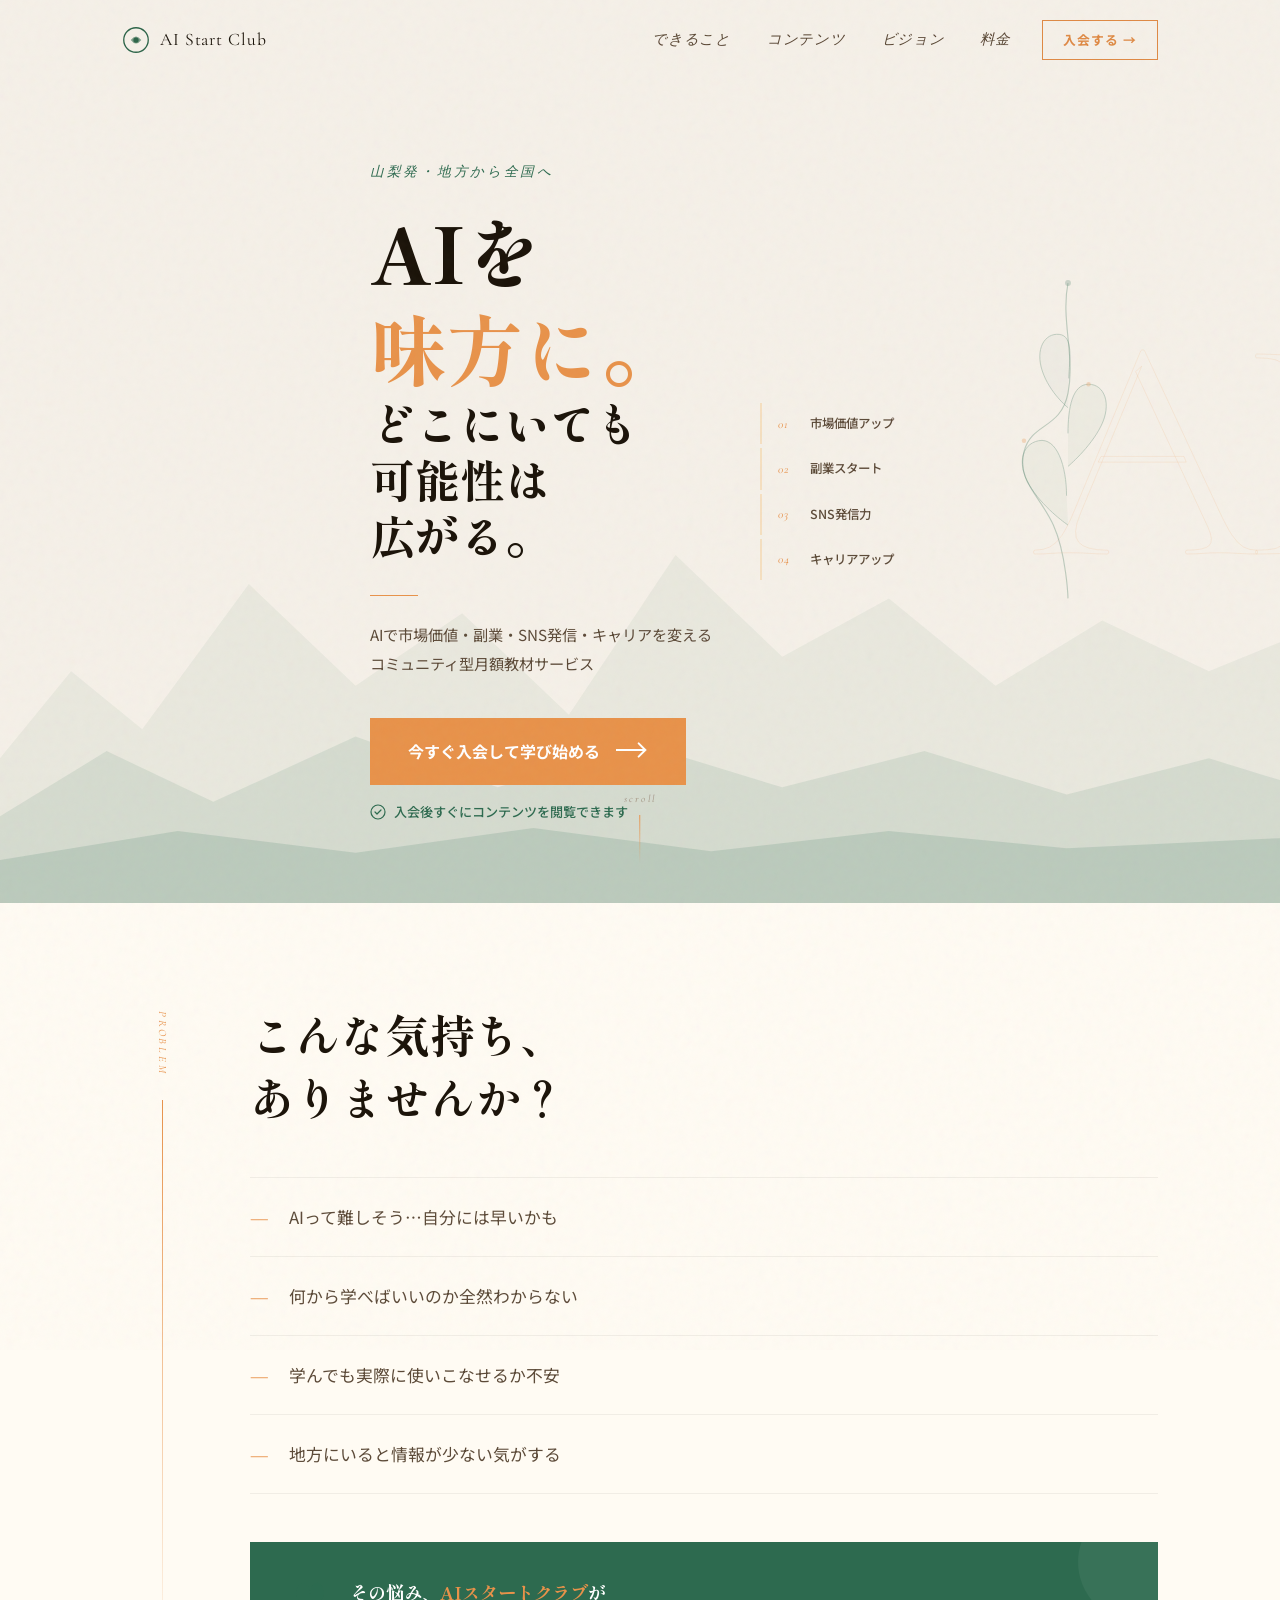
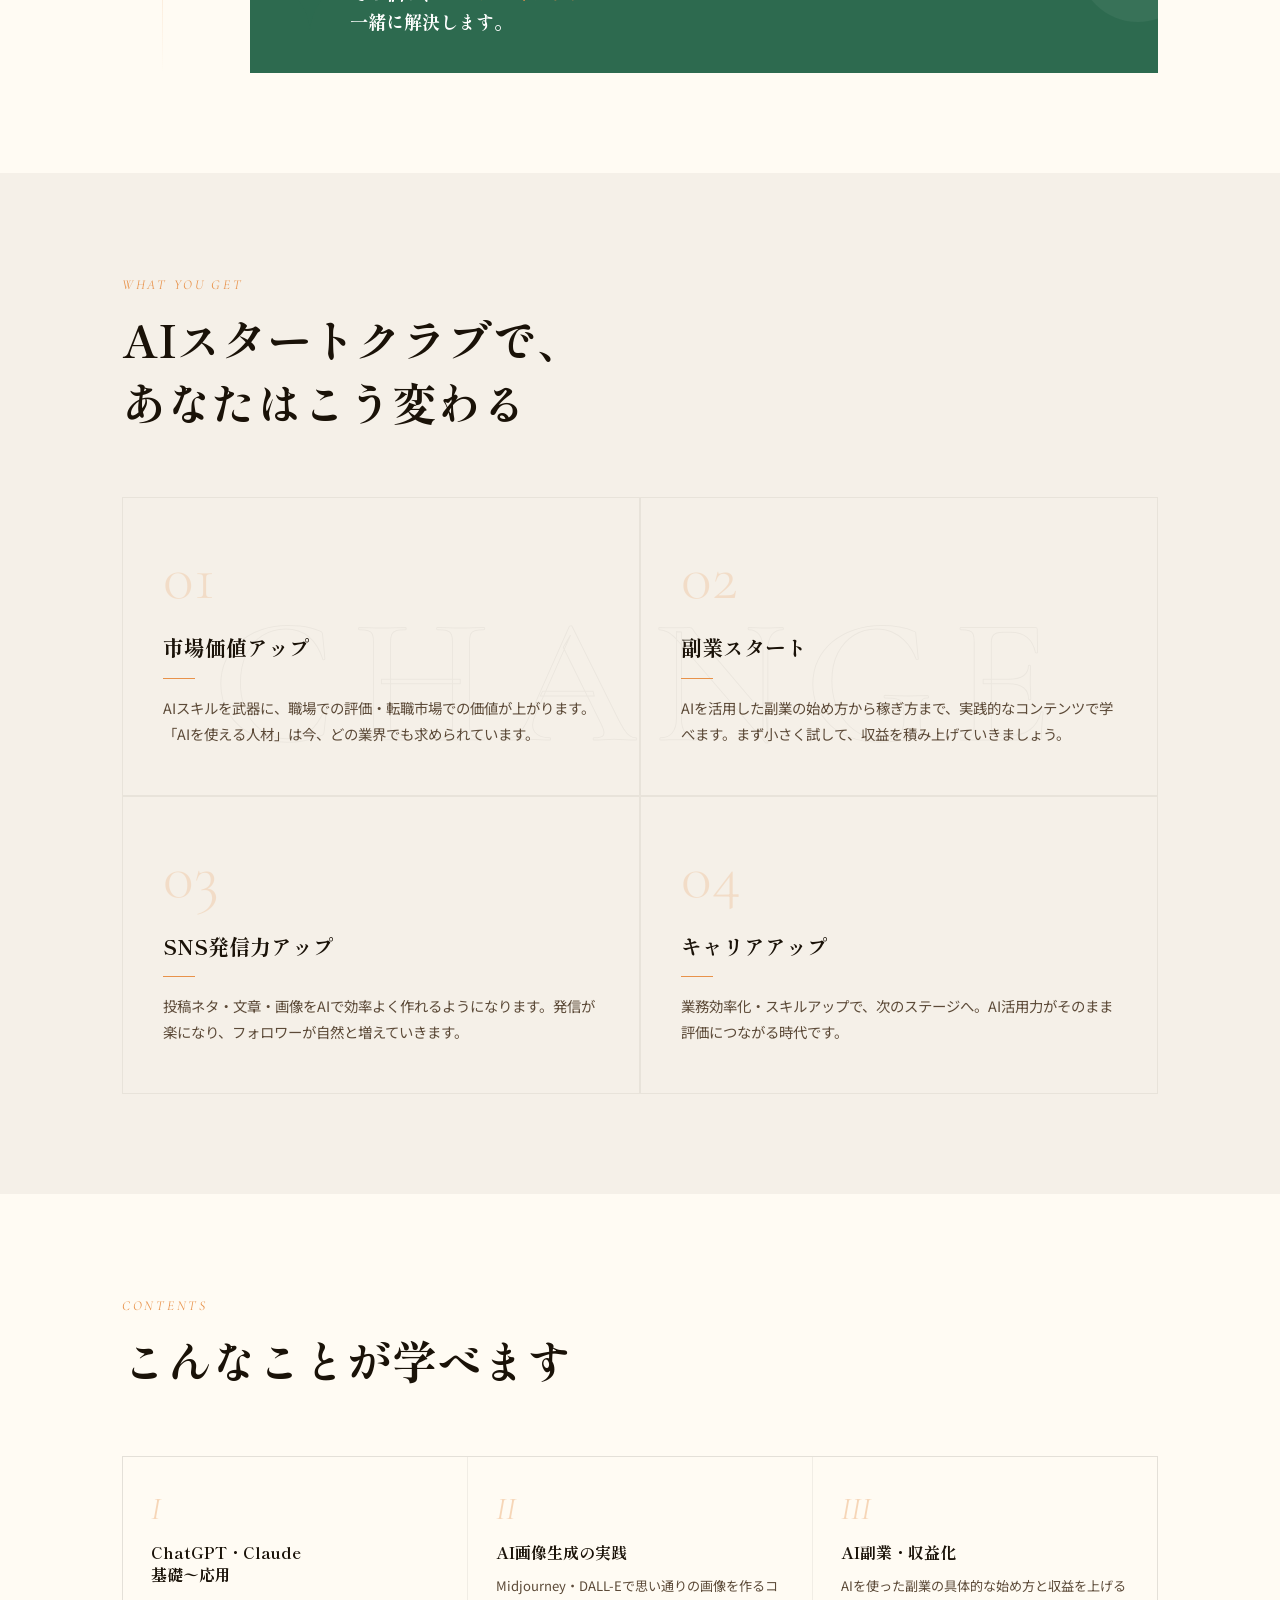
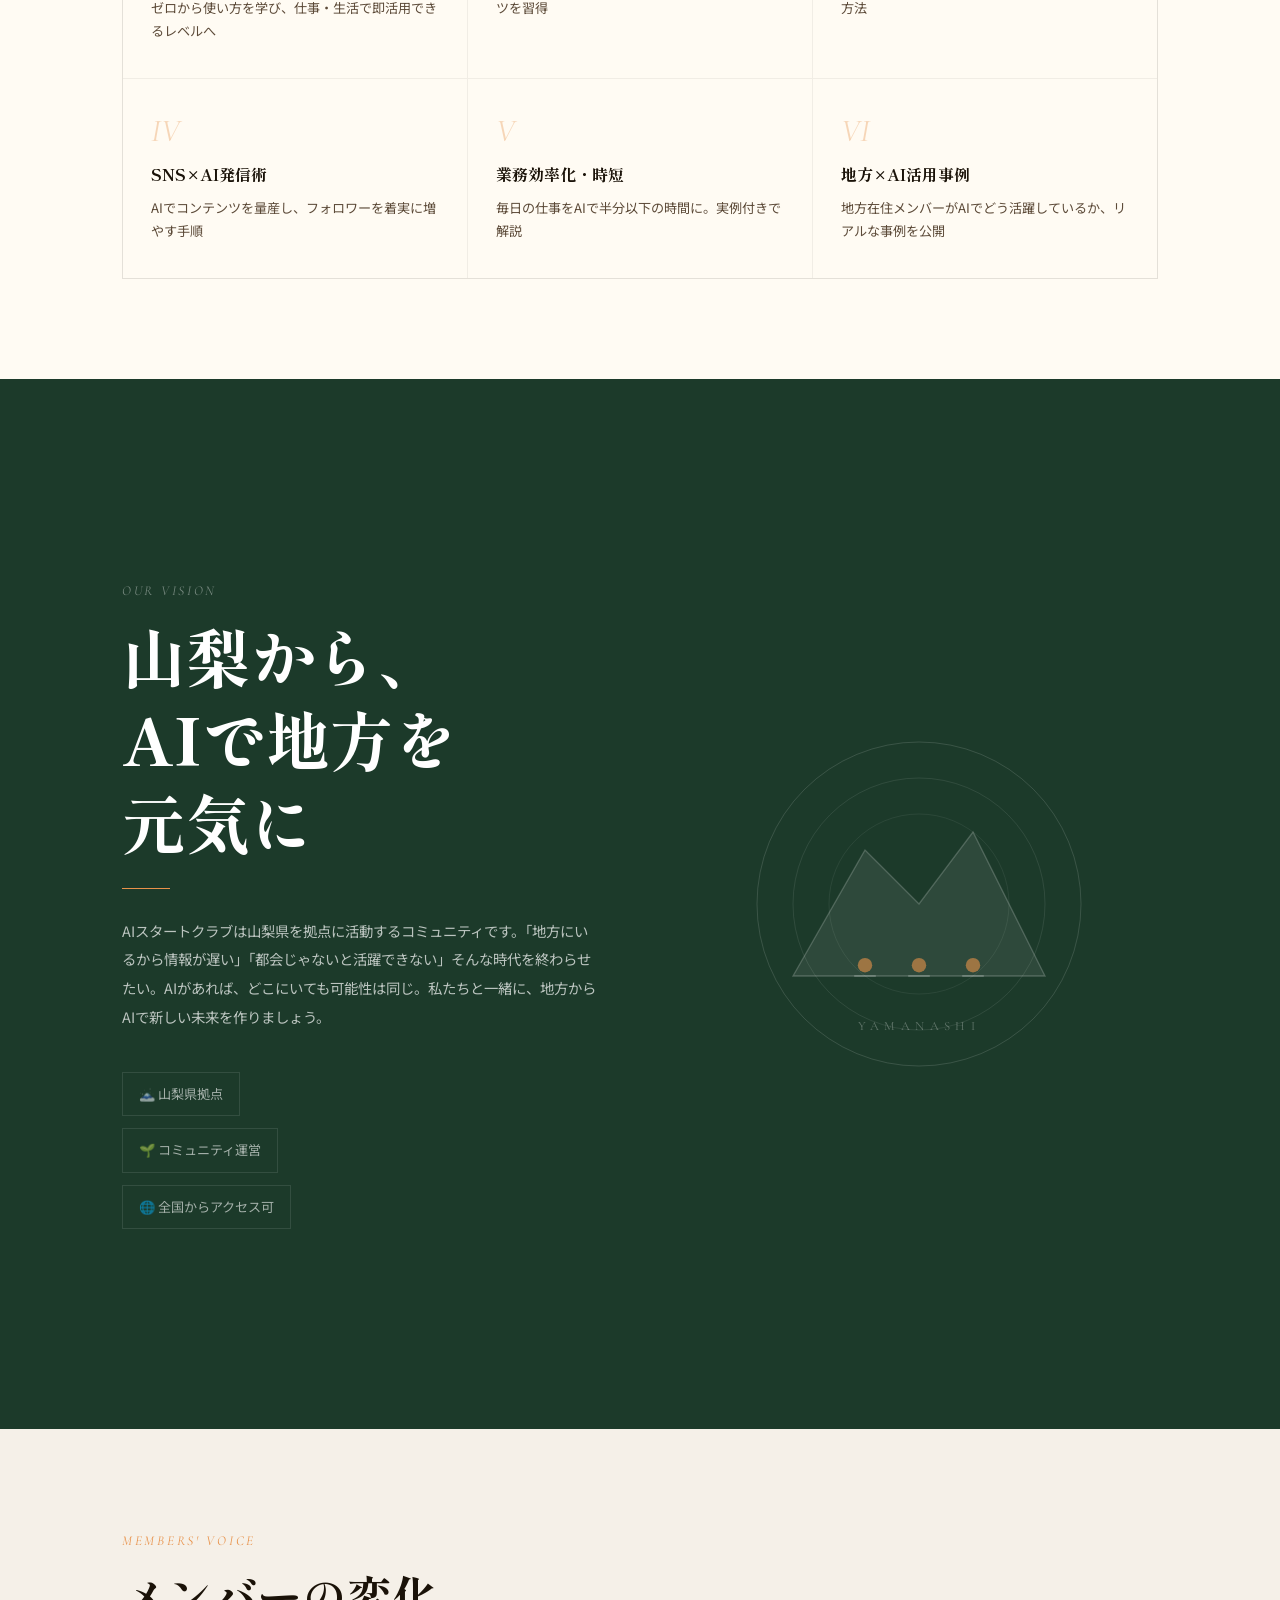
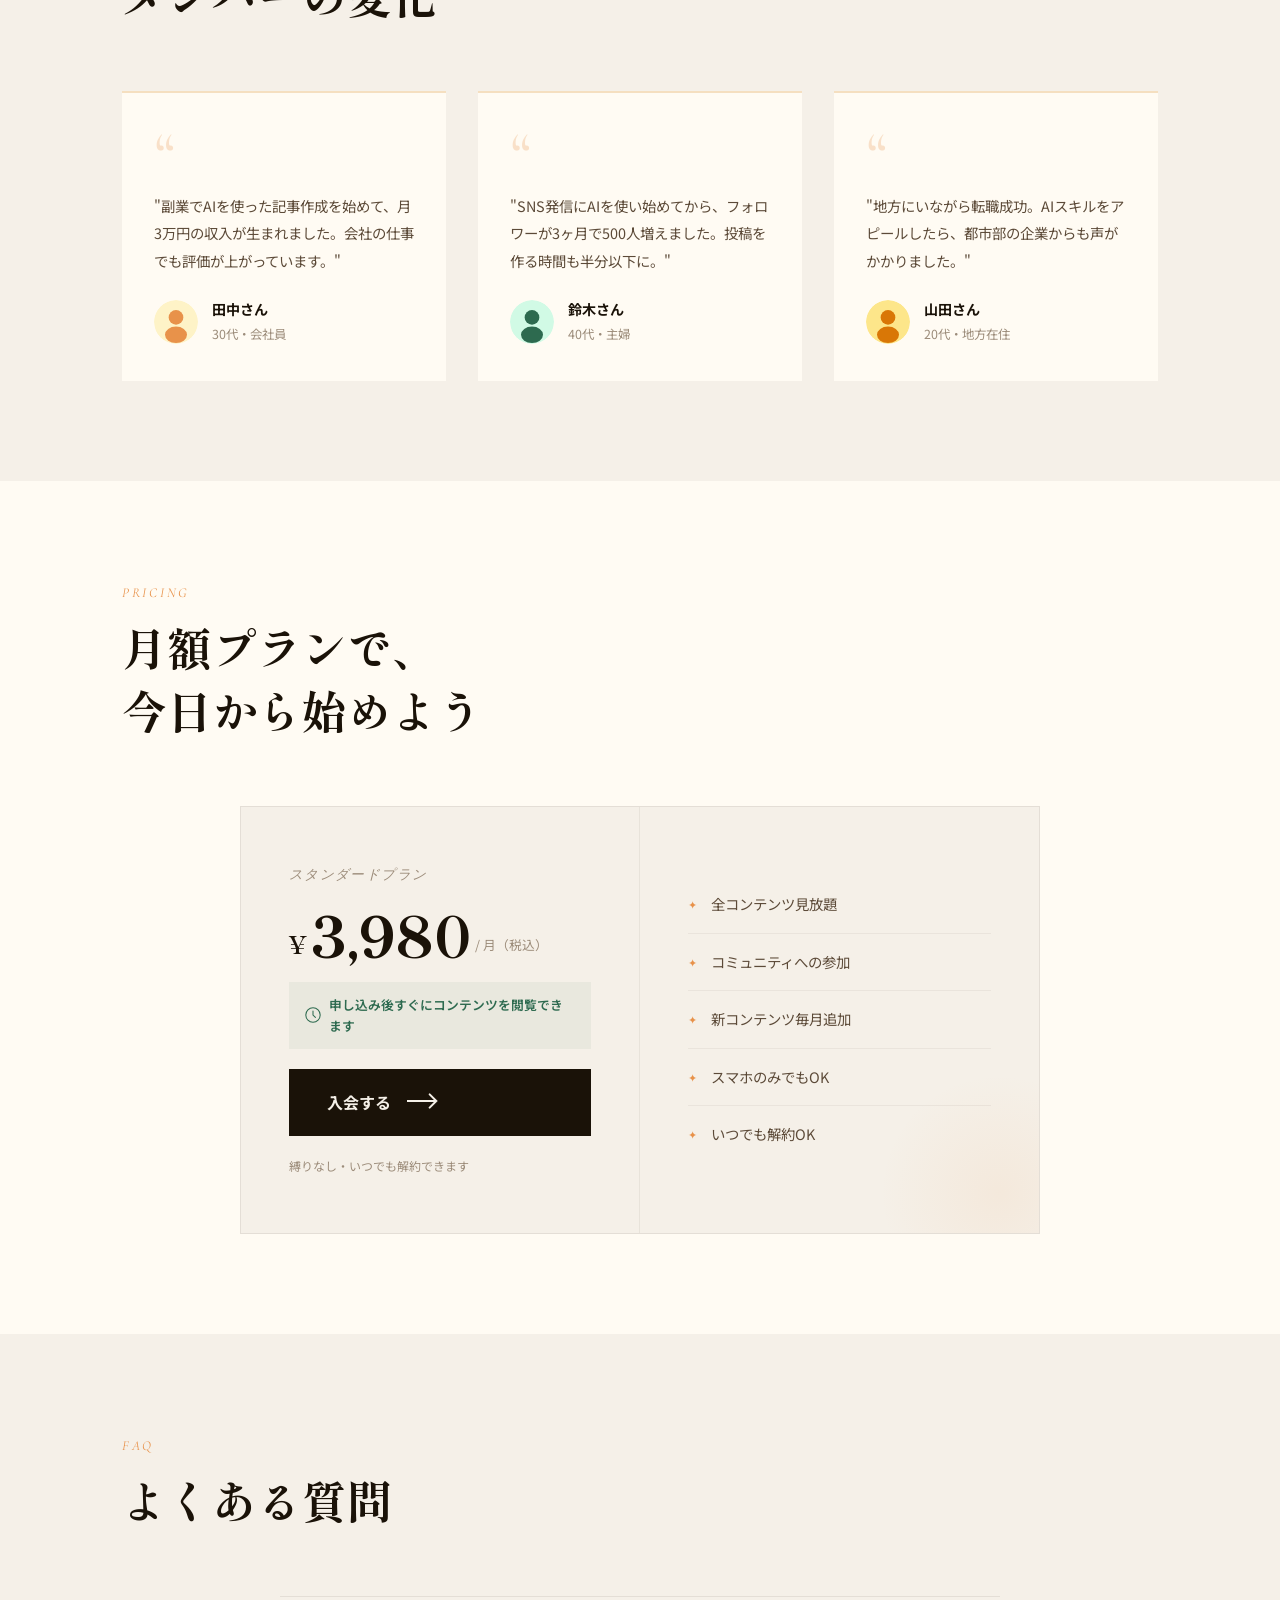
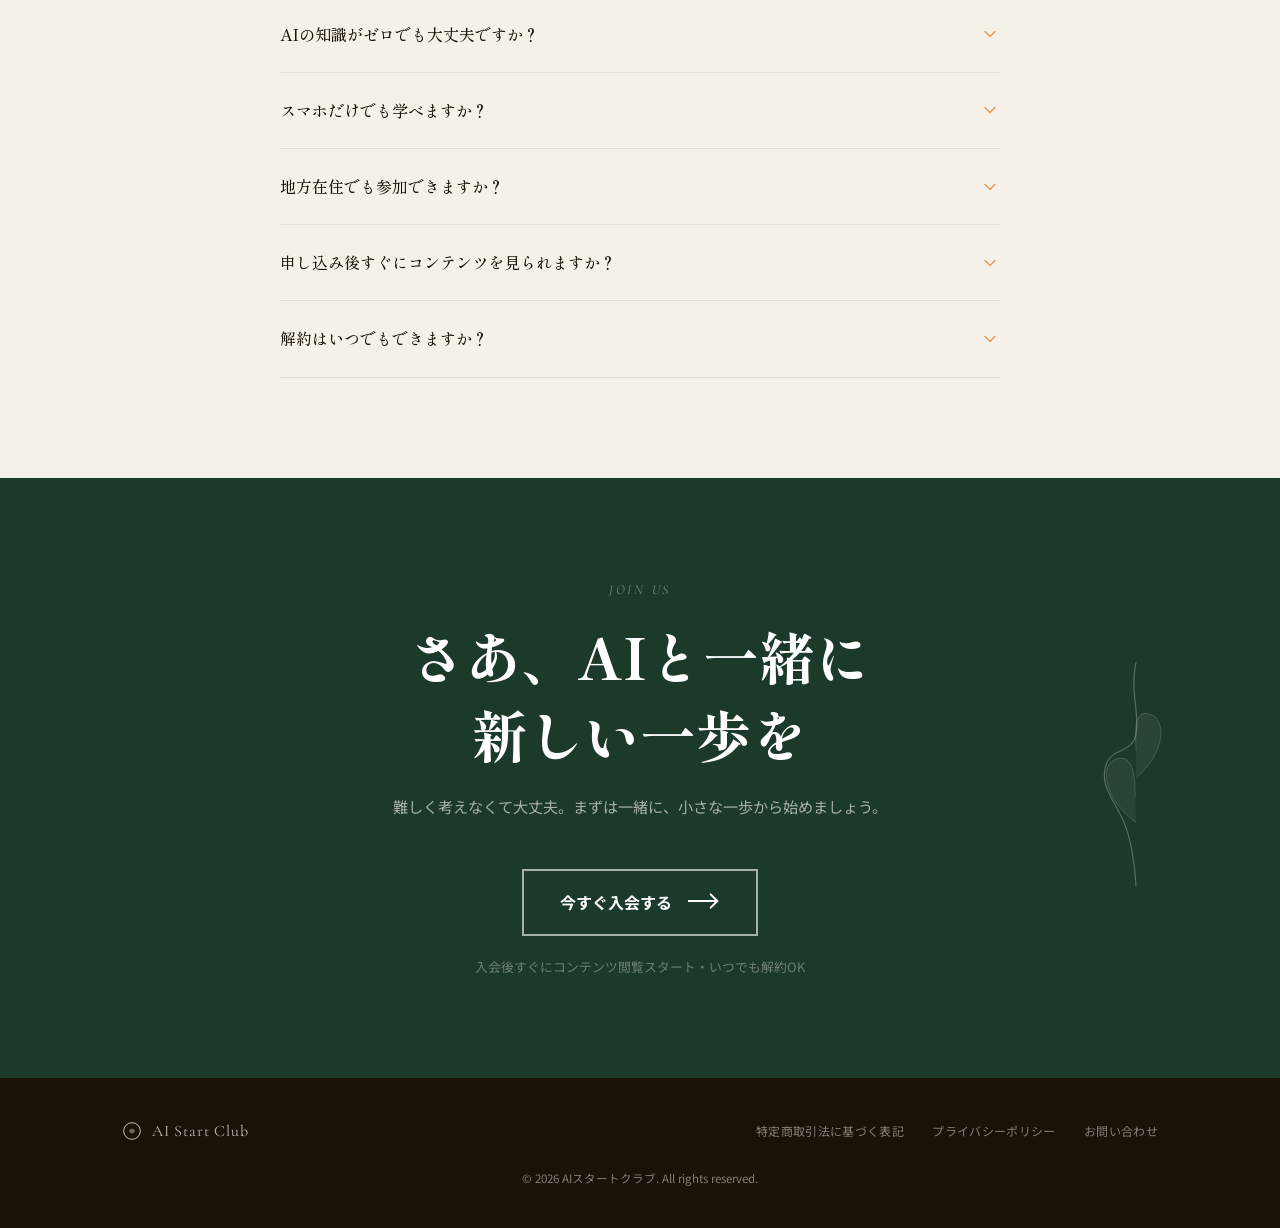
<file: projects/ai-start-club/index.html>
<!DOCTYPE html>
<html lang="ja">
<head>
  <meta charset="UTF-8">
  <meta name="viewport" content="width=device-width, initial-scale=1.0">
  <meta name="description" content="AIスタートクラブ — 山梨発、地方から全国へ。AIで市場価値・副業・SNS発信・キャリアを変えるコミュニティ型月額教材サービス。">
  <title>AIスタートクラブ｜山梨発、AIで変わる可能性</title>

  <!-- Fonts: Shippori Mincho (和文明朝) + Cormorant Garamond (英文エディトリアル) + Noto Sans JP -->
  <link rel="preconnect" href="https://fonts.googleapis.com">
  <link rel="preconnect" href="https://fonts.gstatic.com" crossorigin>
  <link href="https://fonts.googleapis.com/css2?family=Shippori+Mincho:wght@400;500;700;800&family=Cormorant+Garamond:ital,wght@0,300;0,600;1,300;1,600&family=Noto+Sans+JP:wght@400;500;700&display=swap" rel="stylesheet">

  <link rel="stylesheet" href="style.css">
</head>
<body>

  <!-- グレインオーバーレイ（全画面テクスチャ） -->
  <div class="grain-overlay" aria-hidden="true"></div>

  <!-- ヘッダー -->
  <header class="header" id="header">
    <div class="header__inner">
      <a href="#" class="header__logo" aria-label="AIスタートクラブ トップへ">
        <svg class="header__logo-mark" viewBox="0 0 32 32" fill="none" xmlns="http://www.w3.org/2000/svg" aria-hidden="true">
          <circle cx="16" cy="16" r="14" stroke="currentColor" stroke-width="1.5"/>
          <path d="M10 16 Q16 8 22 16 Q16 24 10 16Z" fill="currentColor" opacity="0.6"/>
          <circle cx="16" cy="16" r="3" fill="currentColor"/>
        </svg>
        <span>AI Start Club</span>
      </a>
      <nav class="header__nav" aria-label="メインナビゲーション">
        <a href="#benefits" class="header__nav-link">できること</a>
        <a href="#contents" class="header__nav-link">コンテンツ</a>
        <a href="#vision" class="header__nav-link">ビジョン</a>
        <a href="#price" class="header__nav-link">料金</a>
      </nav>
      <a href="#price" class="header__cta">入会する <span aria-hidden="true">→</span></a>
      <button class="header__hamburger" id="hamburger" aria-label="メニューを開く" aria-expanded="false">
        <span></span><span></span><span></span>
      </button>
    </div>
    <div class="header__mobile-nav" id="mobileNav">
      <a href="#benefits" class="header__mobile-link">できること</a>
      <a href="#contents" class="header__mobile-link">コンテンツ</a>
      <a href="#vision" class="header__mobile-link">ビジョン</a>
      <a href="#price" class="header__mobile-link">料金</a>
      <a href="#price" class="header__mobile-cta">入会する</a>
    </div>
  </header>

  <main>

    <!-- ═══ FV ═══ -->
    <section class="hero" aria-labelledby="hero-title">

      <!-- 大きな装飾数字 -->
      <div class="hero__deco-num" aria-hidden="true">AI</div>

      <!-- 植物モチーフSVG -->
      <div class="hero__botanical" aria-hidden="true">
        <svg viewBox="0 0 300 500" fill="none" xmlns="http://www.w3.org/2000/svg">
          <path d="M150 480 C150 480 148 420 130 380 C112 340 80 320 90 280 C100 240 140 250 150 200 C160 150 140 100 150 50" stroke="#2D6A4F" stroke-width="1.5" fill="none" opacity="0.4"/>
          <path d="M150 380 C150 380 120 360 100 330 C80 300 85 270 110 265 C135 260 148 300 148 340" stroke="#2D6A4F" stroke-width="1" fill="rgba(45,106,79,0.1)" opacity="0.5"/>
          <path d="M150 300 C150 300 180 275 195 245 C210 215 200 188 178 188 C156 188 150 220 150 255" stroke="#2D6A4F" stroke-width="1" fill="rgba(45,106,79,0.1)" opacity="0.5"/>
          <path d="M150 220 C150 220 125 200 115 170 C105 140 118 118 138 120 C158 122 152 155 151 180" stroke="#2D6A4F" stroke-width="1" fill="rgba(45,106,79,0.08)" opacity="0.5"/>
          <circle cx="150" cy="50" r="4" fill="#2D6A4F" opacity="0.3"/>
          <circle cx="90" cy="265" r="3" fill="#E8924A" opacity="0.4"/>
          <circle cx="178" cy="188" r="3" fill="#E8924A" opacity="0.4"/>
        </svg>
      </div>

      <!-- 山シルエット -->
      <div class="hero__mountains" aria-hidden="true">
        <svg viewBox="0 0 1440 280" preserveAspectRatio="none" xmlns="http://www.w3.org/2000/svg">
          <path d="M0,280 L0,180 L80,120 L160,160 L280,60 L400,130 L520,80 L640,150 L760,40 L880,110 L1000,70 L1120,130 L1240,85 L1360,120 L1440,100 L1440,280 Z" fill="rgba(45,106,79,0.06)"/>
          <path d="M0,280 L0,220 L120,175 L240,210 L400,165 L560,200 L720,170 L880,200 L1040,175 L1200,205 L1360,180 L1440,195 L1440,280 Z" fill="rgba(45,106,79,0.1)"/>
          <path d="M0,280 L0,250 L200,230 L400,245 L600,228 L800,244 L1000,230 L1200,242 L1440,235 L1440,280 Z" fill="rgba(45,106,79,0.15)"/>
        </svg>
      </div>

      <div class="hero__inner">
        <div class="hero__content">
          <p class="hero__origin hero__origin--reveal">山梨発・地方から全国へ</p>
          <h1 class="hero__title" id="hero-title">
            <span class="hero__title-line hero__title-line--1">AIを</span>
            <span class="hero__title-line hero__title-line--2">味方に。</span>
            <span class="hero__title-line hero__title-line--3">どこにいても</span>
            <span class="hero__title-line hero__title-line--4">可能性は</span>
            <span class="hero__title-line hero__title-line--5">広がる。</span>
          </h1>
          <div class="hero__rule hero__rule--reveal" aria-hidden="true"></div>
          <p class="hero__sub hero__sub--reveal">AIで市場価値・副業・SNS発信・キャリアを変える<br>コミュニティ型月額教材サービス</p>
          <div class="hero__cta-wrap hero__cta-wrap--reveal">
            <a href="#price" class="cta-btn">
              <span class="cta-btn__text">今すぐ入会して学び始める</span>
              <span class="cta-btn__arrow" aria-hidden="true">
                <svg viewBox="0 0 24 12" fill="none"><path d="M0 6H22M17 1L22 6L17 11" stroke="currentColor" stroke-width="1.5" stroke-linecap="round"/></svg>
              </span>
            </a>
            <p class="hero__note">
              <svg viewBox="0 0 16 16" fill="none" aria-hidden="true"><circle cx="8" cy="8" r="7" stroke="currentColor" stroke-width="1.2"/><path d="M5 8L7 10L11 6" stroke="currentColor" stroke-width="1.2" stroke-linecap="round" stroke-linejoin="round"/></svg>
              入会後すぐにコンテンツを閲覧できます
            </p>
          </div>
        </div>

        <!-- エディトリアル・サイドコラム -->
        <aside class="hero__aside" aria-label="サービス特徴">
          <div class="hero__aside-card hero__aside-card--1">
            <span class="hero__aside-num" aria-hidden="true">01</span>
            <p>市場価値アップ</p>
          </div>
          <div class="hero__aside-card hero__aside-card--2">
            <span class="hero__aside-num" aria-hidden="true">02</span>
            <p>副業スタート</p>
          </div>
          <div class="hero__aside-card hero__aside-card--3">
            <span class="hero__aside-num" aria-hidden="true">03</span>
            <p>SNS発信力</p>
          </div>
          <div class="hero__aside-card hero__aside-card--4">
            <span class="hero__aside-num" aria-hidden="true">04</span>
            <p>キャリアアップ</p>
          </div>
        </aside>
      </div>

      <!-- スクロールインジケーター -->
      <div class="hero__scroll" aria-hidden="true">
        <span class="hero__scroll-label">scroll</span>
        <div class="hero__scroll-line"></div>
      </div>
    </section>

    <!-- ═══ 問題提起 ═══ -->
    <section class="section problem" aria-labelledby="problem-title">
      <div class="container">
        <div class="problem__layout">
          <div class="problem__label-col" aria-hidden="true">
            <p class="section-label">Problem</p>
            <div class="section-label__line"></div>
          </div>
          <div class="problem__main">
            <h2 class="section-title reveal" id="problem-title">こんな気持ち、<br>ありませんか？</h2>
            <div class="problem__items">
              <div class="problem__item reveal">
                <span class="problem__item-mark" aria-hidden="true">—</span>
                <p>AIって難しそう…自分には早いかも</p>
              </div>
              <div class="problem__item reveal">
                <span class="problem__item-mark" aria-hidden="true">—</span>
                <p>何から学べばいいのか全然わからない</p>
              </div>
              <div class="problem__item reveal">
                <span class="problem__item-mark" aria-hidden="true">—</span>
                <p>学んでも実際に使いこなせるか不安</p>
              </div>
              <div class="problem__item reveal">
                <span class="problem__item-mark" aria-hidden="true">—</span>
                <p>地方にいると情報が少ない気がする</p>
              </div>
            </div>
            <div class="problem__resolve reveal">
              <div class="problem__resolve-inner">
                <svg class="problem__resolve-leaf" viewBox="0 0 60 80" fill="none" aria-hidden="true">
                  <path d="M30 75 C30 75 29 55 20 40 C11 25 5 20 12 8 C19 -4 30 5 30 20 C30 35 30 55 30 75" fill="#2D6A4F" opacity="0.2"/>
                  <path d="M30 75 C30 75 31 55 40 40 C49 25 55 20 48 8 C41 -4 30 5 30 20" fill="#2D6A4F" opacity="0.15"/>
                </svg>
                <p>その悩み、<strong>AIスタートクラブ</strong>が<br>一緒に解決します。</p>
              </div>
            </div>
          </div>
        </div>
      </div>
    </section>

    <!-- ═══ ベネフィット ═══ -->
    <section class="section benefits" id="benefits" aria-labelledby="benefits-title">
      <div class="benefits__bg-text" aria-hidden="true">CHANGE</div>
      <div class="container">
        <header class="section-header reveal">
          <p class="section-label">What you get</p>
          <h2 class="section-title" id="benefits-title">AIスタートクラブで、<br>あなたはこう変わる</h2>
        </header>

        <div class="benefits__grid">
          <article class="benefit-item reveal">
            <div class="benefit-item__num" aria-hidden="true">01</div>
            <div class="benefit-item__body">
              <h3 class="benefit-item__title">市場価値アップ</h3>
              <div class="benefit-item__rule" aria-hidden="true"></div>
              <p class="benefit-item__text">AIスキルを武器に、職場での評価・転職市場での価値が上がります。「AIを使える人材」は今、どの業界でも求められています。</p>
            </div>
          </article>
          <article class="benefit-item reveal">
            <div class="benefit-item__num" aria-hidden="true">02</div>
            <div class="benefit-item__body">
              <h3 class="benefit-item__title">副業スタート</h3>
              <div class="benefit-item__rule" aria-hidden="true"></div>
              <p class="benefit-item__text">AIを活用した副業の始め方から稼ぎ方まで、実践的なコンテンツで学べます。まず小さく試して、収益を積み上げていきましょう。</p>
            </div>
          </article>
          <article class="benefit-item reveal">
            <div class="benefit-item__num" aria-hidden="true">03</div>
            <div class="benefit-item__body">
              <h3 class="benefit-item__title">SNS発信力アップ</h3>
              <div class="benefit-item__rule" aria-hidden="true"></div>
              <p class="benefit-item__text">投稿ネタ・文章・画像をAIで効率よく作れるようになります。発信が楽になり、フォロワーが自然と増えていきます。</p>
            </div>
          </article>
          <article class="benefit-item reveal">
            <div class="benefit-item__num" aria-hidden="true">04</div>
            <div class="benefit-item__body">
              <h3 class="benefit-item__title">キャリアアップ</h3>
              <div class="benefit-item__rule" aria-hidden="true"></div>
              <p class="benefit-item__text">業務効率化・スキルアップで、次のステージへ。AI活用力がそのまま評価につながる時代です。</p>
            </div>
          </article>
        </div>
      </div>
    </section>

    <!-- ═══ 学べる内容 ═══ -->
    <section class="section contents" id="contents" aria-labelledby="contents-title">
      <div class="container">
        <header class="section-header reveal">
          <p class="section-label">Contents</p>
          <h2 class="section-title" id="contents-title">こんなことが学べます</h2>
        </header>
        <div class="contents__grid">
          <article class="content-item reveal">
            <span class="content-item__index" aria-hidden="true">I</span>
            <h3 class="content-item__title">ChatGPT・Claude<br>基礎〜応用</h3>
            <p class="content-item__text">ゼロから使い方を学び、仕事・生活で即活用できるレベルへ</p>
          </article>
          <article class="content-item reveal">
            <span class="content-item__index" aria-hidden="true">II</span>
            <h3 class="content-item__title">AI画像生成の実践</h3>
            <p class="content-item__text">Midjourney・DALL-Eで思い通りの画像を作るコツを習得</p>
          </article>
          <article class="content-item reveal">
            <span class="content-item__index" aria-hidden="true">III</span>
            <h3 class="content-item__title">AI副業・収益化</h3>
            <p class="content-item__text">AIを使った副業の具体的な始め方と収益を上げる方法</p>
          </article>
          <article class="content-item reveal">
            <span class="content-item__index" aria-hidden="true">IV</span>
            <h3 class="content-item__title">SNS×AI発信術</h3>
            <p class="content-item__text">AIでコンテンツを量産し、フォロワーを着実に増やす手順</p>
          </article>
          <article class="content-item reveal">
            <span class="content-item__index" aria-hidden="true">V</span>
            <h3 class="content-item__title">業務効率化・時短</h3>
            <p class="content-item__text">毎日の仕事をAIで半分以下の時間に。実例付きで解説</p>
          </article>
          <article class="content-item reveal">
            <span class="content-item__index" aria-hidden="true">VI</span>
            <h3 class="content-item__title">地方×AI活用事例</h3>
            <p class="content-item__text">地方在住メンバーがAIでどう活躍しているか、リアルな事例を公開</p>
          </article>
        </div>
      </div>
    </section>

    <!-- ═══ ビジョン ═══ -->
    <section class="section vision" id="vision" aria-labelledby="vision-title">
      <div class="vision__inner">
        <div class="vision__text-col reveal">
          <p class="section-label vision__label">Our Vision</p>
          <h2 class="vision__title" id="vision-title">山梨から、<br>AIで地方を<br>元気に</h2>
          <div class="vision__rule" aria-hidden="true"></div>
          <p class="vision__body">AIスタートクラブは山梨県を拠点に活動するコミュニティです。「地方にいるから情報が遅い」「都会じゃないと活躍できない」そんな時代を終わらせたい。AIがあれば、どこにいても可能性は同じ。私たちと一緒に、地方からAIで新しい未来を作りましょう。</p>
          <div class="vision__tags">
            <span class="vision__tag">🗻 山梨県拠点</span>
            <span class="vision__tag">🌱 コミュニティ運営</span>
            <span class="vision__tag">🌐 全国からアクセス可</span>
          </div>
        </div>
        <div class="vision__art-col" aria-hidden="true">
          <svg class="vision__circle-art" viewBox="0 0 400 400" fill="none" xmlns="http://www.w3.org/2000/svg">
            <circle cx="200" cy="200" r="180" stroke="rgba(255,255,255,0.15)" stroke-width="1"/>
            <circle cx="200" cy="200" r="140" stroke="rgba(255,255,255,0.1)" stroke-width="1"/>
            <circle cx="200" cy="200" r="100" stroke="rgba(255,255,255,0.08)" stroke-width="1"/>
            <!-- 山 -->
            <path d="M60 280 L140 140 L200 200 L260 120 L340 280 Z" fill="rgba(255,255,255,0.08)" stroke="rgba(255,255,255,0.2)" stroke-width="1.5"/>
            <!-- 人々のシルエット -->
            <circle cx="140" cy="268" r="8" fill="rgba(232,146,74,0.6)"/>
            <circle cx="200" cy="268" r="8" fill="rgba(232,146,74,0.6)"/>
            <circle cx="260" cy="268" r="8" fill="rgba(232,146,74,0.6)"/>
            <path d="M128 280 L152 280" stroke="rgba(255,255,255,0.3)" stroke-width="1.5"/>
            <path d="M188 280 L212 280" stroke="rgba(255,255,255,0.3)" stroke-width="1.5"/>
            <path d="M248 280 L272 280" stroke="rgba(255,255,255,0.3)" stroke-width="1.5"/>
            <!-- Yamanashi テキスト -->
            <text x="200" y="340" text-anchor="middle" font-family="'Cormorant Garamond', serif" font-size="14" fill="rgba(255,255,255,0.3)" letter-spacing="6">YAMANASHI</text>
          </svg>
        </div>
      </div>
    </section>

    <!-- ═══ 会員の声 ═══ -->
    <section class="section voices" aria-labelledby="voices-title">
      <div class="container">
        <header class="section-header reveal">
          <p class="section-label">Members' Voice</p>
          <h2 class="section-title" id="voices-title">メンバーの変化</h2>
        </header>
        <div class="voices__grid">
          <article class="voice-item reveal">
            <blockquote class="voice-item__quote">
              <p>"副業でAIを使った記事作成を始めて、月3万円の収入が生まれました。会社の仕事でも評価が上がっています。"</p>
            </blockquote>
            <footer class="voice-item__footer">
              <div class="voice-item__avatar" aria-hidden="true">
                <svg viewBox="0 0 48 48" fill="none" xmlns="http://www.w3.org/2000/svg">
                  <circle cx="24" cy="24" r="24" fill="#FEF3C7"/>
                  <circle cx="24" cy="19" r="8" fill="#E8924A"/>
                  <ellipse cx="24" cy="38" rx="12" ry="9" fill="#E8924A"/>
                </svg>
              </div>
              <div>
                <p class="voice-item__name">田中さん</p>
                <p class="voice-item__attr">30代・会社員</p>
              </div>
            </footer>
          </article>
          <article class="voice-item reveal">
            <blockquote class="voice-item__quote">
              <p>"SNS発信にAIを使い始めてから、フォロワーが3ヶ月で500人増えました。投稿を作る時間も半分以下に。"</p>
            </blockquote>
            <footer class="voice-item__footer">
              <div class="voice-item__avatar" aria-hidden="true">
                <svg viewBox="0 0 48 48" fill="none" xmlns="http://www.w3.org/2000/svg">
                  <circle cx="24" cy="24" r="24" fill="#D1FAE5"/>
                  <circle cx="24" cy="19" r="8" fill="#2D6A4F"/>
                  <ellipse cx="24" cy="38" rx="12" ry="9" fill="#2D6A4F"/>
                </svg>
              </div>
              <div>
                <p class="voice-item__name">鈴木さん</p>
                <p class="voice-item__attr">40代・主婦</p>
              </div>
            </footer>
          </article>
          <article class="voice-item reveal">
            <blockquote class="voice-item__quote">
              <p>"地方にいながら転職成功。AIスキルをアピールしたら、都市部の企業からも声がかかりました。"</p>
            </blockquote>
            <footer class="voice-item__footer">
              <div class="voice-item__avatar" aria-hidden="true">
                <svg viewBox="0 0 48 48" fill="none" xmlns="http://www.w3.org/2000/svg">
                  <circle cx="24" cy="24" r="24" fill="#FDE68A"/>
                  <circle cx="24" cy="19" r="8" fill="#D97706"/>
                  <ellipse cx="24" cy="38" rx="12" ry="9" fill="#D97706"/>
                </svg>
              </div>
              <div>
                <p class="voice-item__name">山田さん</p>
                <p class="voice-item__attr">20代・地方在住</p>
              </div>
            </footer>
          </article>
        </div>
      </div>
    </section>

    <!-- ═══ 料金 ═══ -->
    <section class="section pricing" id="price" aria-labelledby="price-title">
      <div class="container">
        <header class="section-header reveal">
          <p class="section-label">Pricing</p>
          <h2 class="section-title" id="price-title">月額プランで、<br>今日から始めよう</h2>
        </header>
        <div class="price-card reveal">
          <div class="price-card__inner">
            <div class="price-card__left">
              <p class="price-card__plan">スタンダードプラン</p>
              <div class="price-card__amount">
                <span class="price-card__yen">¥</span>
                <span class="price-card__num">3,980</span>
                <span class="price-card__unit">/ 月（税込）</span>
              </div>
              <div class="price-card__immediate">
                <svg viewBox="0 0 20 20" fill="none" aria-hidden="true"><circle cx="10" cy="10" r="9" stroke="currentColor" stroke-width="1.3"/><path d="M10 5V10L13 13" stroke="currentColor" stroke-width="1.3" stroke-linecap="round"/></svg>
                申し込み後すぐにコンテンツを閲覧できます
              </div>
              <a href="#" class="cta-btn cta-btn--dark">
                <span class="cta-btn__text">入会する</span>
                <span class="cta-btn__arrow" aria-hidden="true">
                  <svg viewBox="0 0 24 12" fill="none"><path d="M0 6H22M17 1L22 6L17 11" stroke="currentColor" stroke-width="1.5" stroke-linecap="round"/></svg>
                </span>
              </a>
              <p class="price-card__note">縛りなし・いつでも解約できます</p>
            </div>
            <div class="price-card__right">
              <ul class="price-card__features">
                <li>
                  <span aria-hidden="true">✦</span>
                  全コンテンツ見放題
                </li>
                <li>
                  <span aria-hidden="true">✦</span>
                  コミュニティへの参加
                </li>
                <li>
                  <span aria-hidden="true">✦</span>
                  新コンテンツ毎月追加
                </li>
                <li>
                  <span aria-hidden="true">✦</span>
                  スマホのみでもOK
                </li>
                <li>
                  <span aria-hidden="true">✦</span>
                  いつでも解約OK
                </li>
              </ul>
            </div>
          </div>
          <!-- 装飾：有機的な円 -->
          <div class="price-card__orb" aria-hidden="true"></div>
        </div>
      </div>
    </section>

    <!-- ═══ FAQ ═══ -->
    <section class="section faq" id="faq" aria-labelledby="faq-title">
      <div class="container">
        <header class="section-header reveal">
          <p class="section-label">FAQ</p>
          <h2 class="section-title" id="faq-title">よくある質問</h2>
        </header>
        <div class="faq__list">
          <details class="faq__item reveal">
            <summary class="faq__q">
              <span>AIの知識がゼロでも大丈夫ですか？</span>
              <svg class="faq__arrow" viewBox="0 0 24 24" fill="none" aria-hidden="true"><path d="M6 9L12 15L18 9" stroke="currentColor" stroke-width="1.5" stroke-linecap="round"/></svg>
            </summary>
            <div class="faq__a">
              <p>はい、まったく問題ありません。基礎から丁寧に学べるコンテンツを用意しています。スマホだけでも始められます。</p>
            </div>
          </details>
          <details class="faq__item reveal">
            <summary class="faq__q">
              <span>スマホだけでも学べますか？</span>
              <svg class="faq__arrow" viewBox="0 0 24 24" fill="none" aria-hidden="true"><path d="M6 9L12 15L18 9" stroke="currentColor" stroke-width="1.5" stroke-linecap="round"/></svg>
            </summary>
            <div class="faq__a">
              <p>はい、スマートフォンのみでもすべてのコンテンツを閲覧できます。</p>
            </div>
          </details>
          <details class="faq__item reveal">
            <summary class="faq__q">
              <span>地方在住でも参加できますか？</span>
              <svg class="faq__arrow" viewBox="0 0 24 24" fill="none" aria-hidden="true"><path d="M6 9L12 15L18 9" stroke="currentColor" stroke-width="1.5" stroke-linecap="round"/></svg>
            </summary>
            <div class="faq__a">
              <p>もちろんです。オンラインで完結するサービスです。むしろ、地方からAIで活躍する仲間を増やしたいというのが私たちのビジョンです。</p>
            </div>
          </details>
          <details class="faq__item reveal">
            <summary class="faq__q">
              <span>申し込み後すぐにコンテンツを見られますか？</span>
              <svg class="faq__arrow" viewBox="0 0 24 24" fill="none" aria-hidden="true"><path d="M6 9L12 15L18 9" stroke="currentColor" stroke-width="1.5" stroke-linecap="round"/></svg>
            </summary>
            <div class="faq__a">
              <p>はい、決済完了後すぐにすべてのコンテンツをご覧いただけます。</p>
            </div>
          </details>
          <details class="faq__item reveal">
            <summary class="faq__q">
              <span>解約はいつでもできますか？</span>
              <svg class="faq__arrow" viewBox="0 0 24 24" fill="none" aria-hidden="true"><path d="M6 9L12 15L18 9" stroke="currentColor" stroke-width="1.5" stroke-linecap="round"/></svg>
            </summary>
            <div class="faq__a">
              <p>はい、マイページからいつでも解約できます。違約金・手数料は一切かかりません。</p>
            </div>
          </details>
        </div>
      </div>
    </section>

    <!-- ═══ 最終CTA ═══ -->
    <section class="section final-cta" aria-labelledby="final-title">
      <div class="final-cta__botanical" aria-hidden="true">
        <svg viewBox="0 0 200 300" fill="none" xmlns="http://www.w3.org/2000/svg">
          <path d="M100 290 C100 290 98 240 85 210 C72 180 55 165 62 140 C69 115 95 125 100 100 C105 75 92 45 100 10" stroke="rgba(255,255,255,0.25)" stroke-width="1.5" fill="none"/>
          <path d="M100 210 C100 210 78 195 68 172 C58 149 63 132 80 130 C97 128 99 155 99 178" stroke="rgba(255,255,255,0.2)" stroke-width="1" fill="rgba(255,255,255,0.05)"/>
          <path d="M100 155 C100 155 120 138 128 115 C136 92 128 74 112 74 C96 74 100 100 100 120" stroke="rgba(255,255,255,0.2)" stroke-width="1" fill="rgba(255,255,255,0.05)"/>
        </svg>
      </div>
      <div class="container">
        <div class="final-cta__content reveal">
          <p class="section-label final-cta__label">Join us</p>
          <h2 class="final-cta__title" id="final-title">さあ、AIと一緒に<br>新しい一歩を</h2>
          <p class="final-cta__sub">難しく考えなくて大丈夫。まずは一緒に、小さな一歩から始めましょう。</p>
          <a href="#price" class="cta-btn cta-btn--light">
            <span class="cta-btn__text">今すぐ入会する</span>
            <span class="cta-btn__arrow" aria-hidden="true">
              <svg viewBox="0 0 24 12" fill="none"><path d="M0 6H22M17 1L22 6L17 11" stroke="currentColor" stroke-width="1.5" stroke-linecap="round"/></svg>
            </span>
          </a>
          <p class="final-cta__note">入会後すぐにコンテンツ閲覧スタート・いつでも解約OK</p>
        </div>
      </div>
    </section>

  </main>

  <!-- フッター -->
  <footer class="footer">
    <div class="container footer__inner">
      <div class="footer__logo">
        <svg viewBox="0 0 24 24" fill="none" aria-hidden="true"><circle cx="12" cy="12" r="10" stroke="currentColor" stroke-width="1.2"/><path d="M8 12 Q12 6 16 12 Q12 18 8 12Z" fill="currentColor" opacity="0.5"/></svg>
        AI Start Club
      </div>
      <nav class="footer__nav" aria-label="フッターナビゲーション">
        <a href="#" class="footer__link">特定商取引法に基づく表記</a>
        <a href="#" class="footer__link">プライバシーポリシー</a>
        <a href="#" class="footer__link">お問い合わせ</a>
      </nav>
      <p class="footer__copy">&copy; 2026 AIスタートクラブ. All rights reserved.</p>
    </div>
  </footer>

  <script src="script.js"></script>
</body>
</html>
</file>
<file: projects/ai-start-club/style.css>
/* =============================================
   AIスタートクラブ LP — frontend-design plugin適用
   Aesthetic: 山里の工芸誌 / Editorial × Organic
   Fonts: Shippori Mincho + Cormorant Garamond + Noto Sans JP
   ============================================= */

/* ── デザイントークン ── */
:root {
  --c-bg:          #F5F0E8;   /* エイジドペーパー */
  --c-bg-dark:     #1C3A2A;   /* 深い森の緑 */
  --c-ink:         #1A1208;   /* 墨色インク */
  --c-ink-muted:   #5C4A38;   /* 古びた茶 */
  --c-ink-faint:   #9C8C7A;   /* 薄墨 */
  --c-amber:       #E8924A;   /* 琥珀 */
  --c-amber-deep:  #C4722A;   /* 深琥珀 */
  --c-amber-pale:  #F5DFC0;   /* 薄琥珀 */
  --c-green:       #2D6A4F;   /* 山の緑 */
  --c-green-light: #52B788;   /* 若葉 */
  --c-cream:       #FFFBF3;   /* 生成り */

  --f-serif:    'Shippori Mincho', 'Georgia', serif;
  --f-display:  'Cormorant Garamond', 'Georgia', serif;
  --f-body:     'Noto Sans JP', 'Hiragino Sans', sans-serif;

  --container: 1100px;
  --container-sm: 720px;
  --section-pad: 100px;

  --ease-out-expo: cubic-bezier(0.16, 1, 0.3, 1);
  --ease-in-out:   cubic-bezier(0.4, 0, 0.2, 1);
}

/* ── リセット ── */
*, *::before, *::after { box-sizing: border-box; margin: 0; padding: 0; }
html { scroll-behavior: smooth; font-size: 16px; }
body {
  font-family: var(--f-body);
  background: var(--c-bg);
  color: var(--c-ink);
  line-height: 1.7;
  -webkit-font-smoothing: antialiased;
  overflow-x: hidden;
}
img { max-width: 100%; height: auto; display: block; }
a { text-decoration: none; color: inherit; }
ul, ol { list-style: none; }
button { cursor: pointer; border: none; background: none; }

/* ── グレインオーバーレイ ── */
.grain-overlay {
  pointer-events: none;
  position: fixed;
  inset: -50%;
  width: 200%;
  height: 200%;
  z-index: 9999;
  opacity: 0.035;
  background-image: url("data:image/svg+xml,%3Csvg viewBox='0 0 256 256' xmlns='http://www.w3.org/2000/svg'%3E%3Cfilter id='noise'%3E%3CfeTurbulence type='fractalNoise' baseFrequency='0.9' numOctaves='4' stitchTiles='stitch'/%3E%3C/filter%3E%3Crect width='100%25' height='100%25' filter='url(%23noise)'/%3E%3C/svg%3E");
  animation: grainShift 8s steps(2) infinite;
}
@keyframes grainShift {
  0%   { transform: translate(0,   0); }
  25%  { transform: translate(-2%, -3%); }
  50%  { transform: translate(3%,  2%); }
  75%  { transform: translate(-1%, 3%); }
  100% { transform: translate(0,   0); }
}

/* ── コンテナ ── */
.container {
  width: 100%;
  max-width: var(--container);
  margin-inline: auto;
  padding-inline: 32px;
}

/* ── スクロールリビール ── */
.reveal {
  opacity: 0;
  transform: translateY(32px);
  transition: opacity 0.8s var(--ease-out-expo), transform 0.8s var(--ease-out-expo);
}
.reveal.is-visible { opacity: 1; transform: translateY(0); }

/* ── 共通ラベル ── */
.section-label {
  font-family: var(--f-display);
  font-style: italic;
  font-size: 0.85rem;
  letter-spacing: 0.2em;
  color: var(--c-amber);
  text-transform: uppercase;
  display: block;
  margin-bottom: 12px;
}
.section-title {
  font-family: var(--f-serif);
  font-size: clamp(1.8rem, 3.5vw, 2.8rem);
  font-weight: 700;
  line-height: 1.4;
  color: var(--c-ink);
}
.section-header { margin-bottom: 64px; }

/* ── CTAボタン ── */
.cta-btn {
  display: inline-flex;
  align-items: center;
  gap: 16px;
  padding: 18px 36px;
  background: var(--c-amber);
  color: #fff;
  font-family: var(--f-body);
  font-weight: 700;
  font-size: 1rem;
  border: 2px solid var(--c-amber);
  transition: background 0.2s, transform 0.2s, box-shadow 0.2s;
  position: relative;
  overflow: hidden;
}
.cta-btn::before {
  content: '';
  position: absolute;
  inset: 0;
  background: var(--c-amber-deep);
  transform: translateX(-100%);
  transition: transform 0.35s var(--ease-out-expo);
}
.cta-btn:hover::before { transform: translateX(0); }
.cta-btn:hover { transform: translateY(-2px); box-shadow: 0 8px 32px rgba(232,146,74,0.4); }
.cta-btn__text, .cta-btn__arrow { position: relative; z-index: 1; }
.cta-btn__arrow { width: 32px; flex-shrink: 0; }
.cta-btn__arrow svg { width: 100%; height: auto; }

.cta-btn--dark {
  background: var(--c-ink);
  border-color: var(--c-ink);
  color: var(--c-bg);
}
.cta-btn--dark::before { background: var(--c-green); }
.cta-btn--dark:hover { box-shadow: 0 8px 32px rgba(26,18,8,0.3); }

.cta-btn--light {
  background: transparent;
  border-color: rgba(255,255,255,0.6);
  color: #fff;
}
.cta-btn--light::before { background: rgba(255,255,255,0.15); }
.cta-btn--light:hover { box-shadow: 0 8px 32px rgba(255,255,255,0.15); }

/* ── ヘッダー ── */
.header {
  position: fixed;
  inset: 0 0 auto;
  z-index: 100;
  mix-blend-mode: multiply;
  transition: background 0.3s, mix-blend-mode 0.3s;
}
.header.is-scrolled {
  background: rgba(245,240,232,0.96);
  backdrop-filter: blur(10px);
  mix-blend-mode: normal;
  border-bottom: 1px solid rgba(26,18,8,0.08);
}
.header__inner {
  max-width: var(--container);
  margin-inline: auto;
  padding: 20px 32px;
  display: flex;
  align-items: center;
  gap: 32px;
}
.header__logo {
  display: flex;
  align-items: center;
  gap: 10px;
  font-family: var(--f-display);
  font-size: 1.1rem;
  letter-spacing: 0.05em;
  color: var(--c-ink);
}
.header__logo-mark { width: 28px; height: 28px; color: var(--c-green); }
.header__nav { display: flex; align-items: center; gap: 36px; margin-left: auto; }
.header__nav-link {
  font-family: var(--f-display);
  font-style: italic;
  font-size: 0.9rem;
  color: var(--c-ink-muted);
  letter-spacing: 0.05em;
  transition: color 0.2s;
  position: relative;
}
.header__nav-link::after {
  content: '';
  position: absolute;
  bottom: -2px; left: 0; right: 100%;
  height: 1px;
  background: var(--c-amber);
  transition: right 0.3s var(--ease-out-expo);
}
.header__nav-link:hover { color: var(--c-ink); }
.header__nav-link:hover::after { right: 0; }
.header__cta {
  font-family: var(--f-body);
  font-size: 0.8rem;
  font-weight: 700;
  letter-spacing: 0.08em;
  color: var(--c-amber);
  border: 1px solid var(--c-amber);
  padding: 8px 20px;
  transition: background 0.2s, color 0.2s;
}
.header__cta:hover { background: var(--c-amber); color: #fff; }

.header__hamburger {
  display: none;
  flex-direction: column;
  gap: 5px;
  padding: 4px;
  margin-left: auto;
}
.header__hamburger span {
  display: block; width: 22px; height: 1.5px;
  background: var(--c-ink);
  transition: 0.2s;
}
.header__mobile-nav {
  display: none;
  background: var(--c-bg);
  border-top: 1px solid rgba(26,18,8,0.1);
  padding: 0;
  overflow: hidden;
  max-height: 0;
  transition: max-height 0.35s var(--ease-out-expo);
}
.header__mobile-nav.is-open { display: flex; flex-direction: column; max-height: 400px; padding-bottom: 20px; }
.header__mobile-link { padding: 16px 32px; font-size: 1rem; color: var(--c-ink-muted); border-bottom: 1px solid rgba(26,18,8,0.05); }
.header__mobile-cta { margin: 20px 32px 0; background: var(--c-amber); color: #fff; padding: 14px; text-align: center; font-weight: 700; }

/* ═══════════════════════════════
   FV — ヒーロー
   ═══════════════════════════════ */
.hero {
  position: relative;
  min-height: 100vh;
  padding-top: 80px;
  overflow: hidden;
  background: var(--c-bg);
  display: flex;
  align-items: center;
}

/* 大きな装飾文字 */
.hero__deco-num {
  position: absolute;
  top: 50%;
  right: -4vw;
  transform: translateY(-50%);
  font-family: var(--f-display);
  font-size: clamp(160px, 25vw, 320px);
  font-weight: 300;
  color: transparent;
  -webkit-text-stroke: 1px rgba(232,146,74,0.12);
  letter-spacing: -0.05em;
  pointer-events: none;
  user-select: none;
  line-height: 1;
}

/* 植物モチーフ */
.hero__botanical {
  position: absolute;
  right: 8%;
  top: 50%;
  transform: translateY(-55%);
  width: min(220px, 20vw);
  opacity: 0.7;
  pointer-events: none;
}
.hero__botanical svg { width: 100%; height: auto; }

/* 山シルエット */
.hero__mountains {
  position: absolute;
  bottom: 0; left: 0; right: 0;
  height: 45%;
  pointer-events: none;
}
.hero__mountains svg { width: 100%; height: 100%; }

.hero__inner {
  position: relative;
  z-index: 2;
  max-width: var(--container);
  margin-inline: auto;
  padding: 80px 32px;
  display: grid;
  grid-template-columns: 1fr auto;
  align-items: center;
  gap: 48px;
}

/* FVコンテンツ */
.hero__origin {
  font-family: var(--f-display);
  font-style: italic;
  font-size: 0.85rem;
  letter-spacing: 0.2em;
  color: var(--c-green);
  margin-bottom: 20px;
  opacity: 0;
  animation: fadeSlideUp 0.8s 0.2s var(--ease-out-expo) forwards;
}

.hero__title {
  font-family: var(--f-serif);
  font-weight: 800;
  line-height: 1.25;
  color: var(--c-ink);
  margin-bottom: 32px;
  overflow: hidden;
}
.hero__title-line {
  display: block;
  font-size: clamp(2.8rem, 6vw, 5rem);
  opacity: 0;
  transform: translateY(60px);
}
.hero__title-line--1 { animation: lineReveal 0.9s 0.4s var(--ease-out-expo) forwards; }
.hero__title-line--2 { animation: lineReveal 0.9s 0.55s var(--ease-out-expo) forwards; color: var(--c-amber); }
.hero__title-line--3 { animation: lineReveal 0.9s 0.7s var(--ease-out-expo) forwards; font-size: clamp(1.6rem, 3.5vw, 2.8rem); }
.hero__title-line--4 { animation: lineReveal 0.9s 0.8s var(--ease-out-expo) forwards; font-size: clamp(1.6rem, 3.5vw, 2.8rem); }
.hero__title-line--5 { animation: lineReveal 0.9s 0.9s var(--ease-out-expo) forwards; font-size: clamp(1.6rem, 3.5vw, 2.8rem); }

@keyframes lineReveal {
  to { opacity: 1; transform: translateY(0); }
}
@keyframes fadeSlideUp {
  to { opacity: 1; }
}

.hero__rule {
  width: 48px; height: 1px;
  background: var(--c-amber);
  margin-bottom: 24px;
  transform-origin: left;
  opacity: 0;
  animation: ruleReveal 0.8s 1s var(--ease-out-expo) forwards;
}
@keyframes ruleReveal {
  from { opacity: 0; transform: scaleX(0); }
  to   { opacity: 1; transform: scaleX(1); }
}

.hero__sub {
  font-size: 0.95rem;
  color: var(--c-ink-muted);
  line-height: 1.9;
  margin-bottom: 40px;
  opacity: 0;
  animation: fadeSlideUp 0.8s 1.1s var(--ease-out-expo) forwards;
}

.hero__cta-wrap {
  display: flex;
  flex-direction: column;
  align-items: flex-start;
  gap: 16px;
  opacity: 0;
  animation: fadeSlideUp 0.8s 1.25s var(--ease-out-expo) forwards;
}

.hero__note {
  display: flex;
  align-items: center;
  gap: 8px;
  font-size: 0.82rem;
  color: var(--c-green);
  font-weight: 500;
}
.hero__note svg { width: 16px; height: 16px; flex-shrink: 0; }

/* FV サイドコラム（エディトリアル） */
.hero__aside {
  display: flex;
  flex-direction: column;
  gap: 4px;
  opacity: 0;
  animation: fadeSlideUp 0.8s 1.4s var(--ease-out-expo) forwards;
}
.hero__aside-card {
  display: flex;
  align-items: center;
  gap: 12px;
  padding: 10px 16px;
  border-left: 2px solid var(--c-amber-pale);
  transition: border-color 0.2s, transform 0.2s;
  cursor: default;
}
.hero__aside-card:hover { border-left-color: var(--c-amber); transform: translateX(4px); }
.hero__aside-card p { font-size: 0.78rem; color: var(--c-ink-muted); font-weight: 500; white-space: nowrap; }
.hero__aside-num {
  font-family: var(--f-display);
  font-style: italic;
  font-size: 0.75rem;
  color: var(--c-amber);
  letter-spacing: 0.05em;
  width: 20px;
  flex-shrink: 0;
}

/* スクロールインジケーター */
.hero__scroll {
  position: absolute;
  bottom: 40px; left: 50%;
  transform: translateX(-50%);
  display: flex;
  flex-direction: column;
  align-items: center;
  gap: 8px;
  opacity: 0;
  animation: fadeSlideUp 0.8s 1.8s var(--ease-out-expo) forwards;
}
.hero__scroll-label {
  font-family: var(--f-display);
  font-style: italic;
  font-size: 0.65rem;
  letter-spacing: 0.2em;
  color: var(--c-ink-faint);
}
.hero__scroll-line {
  width: 1px;
  height: 48px;
  background: linear-gradient(to bottom, var(--c-amber) 0%, transparent 100%);
  animation: scrollPulse 2s ease-in-out infinite;
}
@keyframes scrollPulse {
  0%, 100% { opacity: 1; transform: scaleY(1); }
  50% { opacity: 0.4; transform: scaleY(0.6); }
}

/* ═══════════════════════════════
   共通セクション
   ═══════════════════════════════ */
.section { padding: var(--section-pad) 0; }

/* ═══════════════════════════════
   問題提起
   ═══════════════════════════════ */
.problem { background: var(--c-cream); }
.problem__layout {
  display: grid;
  grid-template-columns: 80px 1fr;
  gap: 48px;
}
.problem__label-col {
  padding-top: 8px;
  display: flex;
  flex-direction: column;
  align-items: center;
  gap: 12px;
}
.problem__label-col .section-label {
  writing-mode: vertical-rl;
  text-orientation: mixed;
  font-size: 0.7rem;
  letter-spacing: 0.25em;
}
.section-label__line {
  flex: 1;
  width: 1px;
  background: linear-gradient(to bottom, var(--c-amber), transparent);
  min-height: 40px;
}

.problem__main {}
.problem__main .section-title { margin-bottom: 48px; }

.problem__items { margin-bottom: 48px; }
.problem__item {
  display: flex;
  align-items: baseline;
  gap: 20px;
  padding: 20px 0;
  border-bottom: 1px solid rgba(26,18,8,0.06);
  font-size: 1.05rem;
  color: var(--c-ink-muted);
}
.problem__item:first-child { border-top: 1px solid rgba(26,18,8,0.06); }
.problem__item-mark {
  font-family: var(--f-display);
  font-size: 1.4rem;
  color: var(--c-amber);
  flex-shrink: 0;
}

.problem__resolve {
  background: var(--c-green);
  padding: 36px 40px;
  position: relative;
  overflow: hidden;
}
.problem__resolve::before {
  content: '';
  position: absolute;
  top: -40px; right: -40px;
  width: 120px; height: 120px;
  border-radius: 50%;
  background: rgba(255,255,255,0.05);
}
.problem__resolve-inner {
  display: flex;
  align-items: center;
  gap: 20px;
  position: relative;
  z-index: 1;
}
.problem__resolve-leaf { width: 40px; flex-shrink: 0; }
.problem__resolve p {
  font-family: var(--f-serif);
  font-size: 1.15rem;
  color: #fff;
  font-weight: 700;
  line-height: 1.6;
}
.problem__resolve strong { color: var(--c-amber); }

/* ═══════════════════════════════
   ベネフィット
   ═══════════════════════════════ */
.benefits { background: var(--c-bg); position: relative; overflow: hidden; }
.benefits__bg-text {
  position: absolute;
  top: 50%;
  left: 50%;
  transform: translate(-50%, -50%);
  font-family: var(--f-display);
  font-size: clamp(80px, 15vw, 180px);
  font-weight: 600;
  color: transparent;
  -webkit-text-stroke: 1px rgba(26,18,8,0.04);
  letter-spacing: 0.1em;
  pointer-events: none;
  user-select: none;
  white-space: nowrap;
}
.benefits__grid {
  display: grid;
  grid-template-columns: repeat(2, 1fr);
  gap: 0;
  position: relative;
  z-index: 1;
}
.benefit-item {
  padding: 48px 40px;
  border: 1px solid rgba(26,18,8,0.06);
  position: relative;
  transition: background 0.3s;
}
.benefit-item::after {
  content: '';
  position: absolute;
  inset: 0;
  background: var(--c-amber-pale);
  opacity: 0;
  transition: opacity 0.3s;
}
.benefit-item:hover::after { opacity: 0.5; }
.benefit-item__num {
  font-family: var(--f-display);
  font-size: 4rem;
  font-weight: 300;
  color: var(--c-amber);
  opacity: 0.2;
  line-height: 1;
  margin-bottom: 20px;
  position: relative;
  z-index: 1;
}
.benefit-item__body { position: relative; z-index: 1; }
.benefit-item__title {
  font-family: var(--f-serif);
  font-size: 1.3rem;
  font-weight: 700;
  color: var(--c-ink);
  margin-bottom: 12px;
}
.benefit-item__rule {
  width: 32px; height: 1px;
  background: var(--c-amber);
  margin-bottom: 16px;
}
.benefit-item__text { font-size: 0.9rem; color: var(--c-ink-muted); line-height: 1.8; }

/* ═══════════════════════════════
   学べる内容
   ═══════════════════════════════ */
.contents { background: var(--c-cream); }
.contents__grid {
  display: grid;
  grid-template-columns: repeat(3, 1fr);
  gap: 1px;
  background: rgba(26,18,8,0.06);
  border: 1px solid rgba(26,18,8,0.06);
}
.content-item {
  background: var(--c-cream);
  padding: 36px 28px;
  transition: background 0.3s;
  position: relative;
  overflow: hidden;
}
.content-item::before {
  content: '';
  position: absolute;
  bottom: 0; left: 0; right: 100%;
  height: 2px;
  background: var(--c-amber);
  transition: right 0.4s var(--ease-out-expo);
}
.content-item:hover { background: #fff; }
.content-item:hover::before { right: 0; }
.content-item__index {
  font-family: var(--f-display);
  font-style: italic;
  font-size: 2rem;
  color: var(--c-amber);
  opacity: 0.35;
  display: block;
  margin-bottom: 16px;
  line-height: 1;
}
.content-item__title {
  font-family: var(--f-serif);
  font-size: 1rem;
  font-weight: 700;
  color: var(--c-ink);
  margin-bottom: 12px;
  line-height: 1.4;
}
.content-item__text { font-size: 0.82rem; color: var(--c-ink-muted); line-height: 1.7; }

/* ═══════════════════════════════
   ビジョン
   ═══════════════════════════════ */
.vision {
  background: var(--c-bg-dark);
  position: relative;
  overflow: hidden;
}
.vision__inner {
  max-width: var(--container);
  margin-inline: auto;
  padding: var(--section-pad) 32px;
  display: grid;
  grid-template-columns: 1fr 1fr;
  align-items: center;
  gap: 80px;
}
.vision__label { color: rgba(255,255,255,0.4); }
.vision__title {
  font-family: var(--f-serif);
  font-size: clamp(2.2rem, 5vw, 4rem);
  font-weight: 800;
  color: #fff;
  line-height: 1.3;
  margin-bottom: 24px;
}
.vision__rule {
  width: 48px; height: 1px;
  background: var(--c-amber);
  margin-bottom: 28px;
}
.vision__body {
  font-size: 0.9rem;
  color: rgba(255,255,255,0.7);
  line-height: 2;
  margin-bottom: 40px;
}
.vision__tags { display: flex; flex-direction: column; gap: 12px; }
.vision__tag {
  display: inline-flex;
  align-items: center;
  gap: 10px;
  font-size: 0.82rem;
  color: rgba(255,255,255,0.6);
  border: 1px solid rgba(255,255,255,0.1);
  padding: 10px 16px;
  width: fit-content;
  transition: border-color 0.2s, color 0.2s;
}
.vision__tag:hover { border-color: var(--c-amber); color: var(--c-amber); }
.vision__art-col { display: flex; justify-content: center; align-items: center; }
.vision__circle-art { width: min(360px, 90%); animation: rotateSlow 40s linear infinite; }
@keyframes rotateSlow { to { transform: rotate(360deg); } }

/* ═══════════════════════════════
   会員の声
   ═══════════════════════════════ */
.voices { background: var(--c-bg); }
.voices__grid {
  display: grid;
  grid-template-columns: repeat(3, 1fr);
  gap: 32px;
}
.voice-item {
  padding: 36px 32px;
  background: var(--c-cream);
  border-top: 2px solid var(--c-amber-pale);
  transition: border-color 0.2s, transform 0.3s;
}
.voice-item:hover { border-top-color: var(--c-amber); transform: translateY(-4px); }
.voice-item__quote {
  margin-bottom: 24px;
}
.voice-item__quote::before {
  content: '\201C';
  font-family: var(--f-display);
  font-size: 4rem;
  color: var(--c-amber);
  opacity: 0.25;
  display: block;
  line-height: 0.8;
  margin-bottom: 12px;
}
.voice-item__quote p { font-size: 0.9rem; color: var(--c-ink-muted); line-height: 1.9; }
.voice-item__footer { display: flex; align-items: center; gap: 14px; }
.voice-item__avatar { width: 44px; height: 44px; border-radius: 50%; overflow: hidden; flex-shrink: 0; }
.voice-item__avatar svg { width: 100%; height: 100%; }
.voice-item__name { font-weight: 700; font-size: 0.88rem; color: var(--c-ink); }
.voice-item__attr { font-size: 0.78rem; color: var(--c-ink-faint); margin-top: 2px; }

/* ═══════════════════════════════
   料金
   ═══════════════════════════════ */
.pricing { background: var(--c-cream); }
.price-card {
  position: relative;
  overflow: hidden;
  max-width: 800px;
  margin-inline: auto;
  background: var(--c-bg);
  border: 1px solid rgba(26,18,8,0.08);
}
.price-card__inner {
  display: grid;
  grid-template-columns: 1fr 1fr;
  position: relative;
  z-index: 1;
}
.price-card__left {
  padding: 56px 48px;
  border-right: 1px solid rgba(26,18,8,0.06);
  display: flex;
  flex-direction: column;
  gap: 20px;
}
.price-card__plan {
  font-family: var(--f-display);
  font-style: italic;
  font-size: 0.85rem;
  color: var(--c-ink-faint);
  letter-spacing: 0.1em;
}
.price-card__amount {
  display: flex;
  align-items: flex-end;
  gap: 4px;
  line-height: 1;
}
.price-card__yen {
  font-family: var(--f-serif);
  font-size: 1.5rem;
  font-weight: 700;
  color: var(--c-ink);
  padding-bottom: 6px;
}
.price-card__num {
  font-family: var(--f-serif);
  font-size: 3.5rem;
  font-weight: 800;
  color: var(--c-ink);
}
.price-card__unit {
  font-size: 0.8rem;
  color: var(--c-ink-faint);
  padding-bottom: 10px;
}
.price-card__immediate {
  display: flex;
  align-items: center;
  gap: 8px;
  font-size: 0.8rem;
  font-weight: 600;
  color: var(--c-green);
  background: rgba(45,106,79,0.06);
  padding: 12px 16px;
}
.price-card__immediate svg { width: 16px; flex-shrink: 0; }
.price-card__note { font-size: 0.75rem; color: var(--c-ink-faint); }

.price-card__right {
  padding: 56px 48px;
  display: flex;
  align-items: center;
}
.price-card__features { display: flex; flex-direction: column; gap: 16px; width: 100%; }
.price-card__features li {
  display: flex;
  align-items: center;
  gap: 14px;
  font-size: 0.9rem;
  color: var(--c-ink-muted);
  padding-bottom: 16px;
  border-bottom: 1px solid rgba(26,18,8,0.05);
}
.price-card__features li:last-child { border-bottom: none; padding-bottom: 0; }
.price-card__features li span { color: var(--c-amber); font-size: 0.7rem; }

/* 有機的な装飾円 */
.price-card__orb {
  position: absolute;
  bottom: -80px; right: -80px;
  width: 240px; height: 240px;
  border-radius: 50%;
  background: radial-gradient(circle, rgba(232,146,74,0.08) 0%, transparent 70%);
  pointer-events: none;
}

/* ═══════════════════════════════
   FAQ
   ═══════════════════════════════ */
.faq { background: var(--c-bg); }
.faq__list {
  max-width: var(--container-sm);
  margin-inline: auto;
}
.faq__item {
  border-bottom: 1px solid rgba(26,18,8,0.08);
  overflow: hidden;
}
.faq__item:first-child { border-top: 1px solid rgba(26,18,8,0.08); }
.faq__q {
  list-style: none;
  display: flex;
  align-items: center;
  justify-content: space-between;
  gap: 24px;
  padding: 24px 0;
  cursor: pointer;
  font-family: var(--f-serif);
  font-size: 1rem;
  color: var(--c-ink);
  font-weight: 500;
  transition: color 0.2s;
}
.faq__q::-webkit-details-marker { display: none; }
.faq__q:hover { color: var(--c-amber); }
.faq__arrow {
  width: 20px; height: 20px;
  flex-shrink: 0;
  color: var(--c-amber);
  transition: transform 0.3s var(--ease-in-out);
}
details[open] .faq__arrow { transform: rotate(180deg); }
.faq__a {
  padding: 0 0 24px;
  font-size: 0.9rem;
  color: var(--c-ink-muted);
  line-height: 1.9;
  max-width: 600px;
}

/* ═══════════════════════════════
   最終CTA
   ═══════════════════════════════ */
.final-cta {
  background: var(--c-bg-dark);
  position: relative;
  overflow: hidden;
  padding: var(--section-pad) 0;
  text-align: center;
}
.final-cta__botanical {
  position: absolute;
  right: 5%;
  top: 50%;
  transform: translateY(-50%);
  width: min(160px, 15vw);
  pointer-events: none;
}
.final-cta__botanical svg { width: 100%; height: auto; }
.final-cta__label { color: rgba(255,255,255,0.4); margin-bottom: 16px; }
.final-cta__title {
  font-family: var(--f-serif);
  font-size: clamp(2rem, 5vw, 3.5rem);
  font-weight: 800;
  color: #fff;
  line-height: 1.4;
  margin-bottom: 20px;
}
.final-cta__sub {
  font-size: 0.95rem;
  color: rgba(255,255,255,0.6);
  margin-bottom: 48px;
  line-height: 1.8;
}
.final-cta__note {
  font-size: 0.8rem;
  color: rgba(255,255,255,0.35);
  margin-top: 20px;
}

/* ═══════════════════════════════
   フッター
   ═══════════════════════════════ */
.footer {
  background: var(--c-ink);
  color: rgba(255,255,255,0.45);
  padding: 40px 0;
}
.footer__inner {
  display: flex;
  align-items: center;
  flex-wrap: wrap;
  gap: 20px;
}
.footer__logo {
  display: flex;
  align-items: center;
  gap: 10px;
  font-family: var(--f-display);
  font-size: 1rem;
  letter-spacing: 0.05em;
  color: rgba(255,255,255,0.7);
}
.footer__logo svg { width: 20px; height: 20px; }
.footer__nav { display: flex; gap: 28px; margin-left: auto; flex-wrap: wrap; }
.footer__link {
  font-size: 0.75rem;
  letter-spacing: 0.03em;
  transition: color 0.2s;
}
.footer__link:hover { color: var(--c-amber); }
.footer__copy {
  width: 100%;
  text-align: center;
  font-size: 0.72rem;
  margin-top: 4px;
}

/* ═══════════════════════════════
   レスポンシブ
   ═══════════════════════════════ */

/* ── タブレット (1024px) ── */
@media (max-width: 1024px) {
  :root { --section-pad: 72px; }

  .hero__inner { grid-template-columns: 1fr; text-align: center; }
  .hero__cta-wrap { align-items: center; }
  .hero__aside { flex-direction: row; flex-wrap: wrap; justify-content: center; gap: 8px; }
  .hero__aside-card { border-left: none; border: 1px solid var(--c-amber-pale); }
  .hero__botanical { display: none; }
  .hero__deco-num { font-size: clamp(100px, 18vw, 220px); opacity: 0.6; }

  .problem__layout { grid-template-columns: 1fr; }
  .problem__label-col { flex-direction: row; padding-top: 0; }
  .problem__label-col .section-label { writing-mode: horizontal-tb; }
  .section-label__line { width: 40px; height: 1px; min-height: unset; }

  .benefits__grid { grid-template-columns: 1fr 1fr; }
  .contents__grid { grid-template-columns: repeat(2, 1fr); }
  .voices__grid { grid-template-columns: repeat(2, 1fr); }

  .vision__inner { grid-template-columns: 1fr; gap: 48px; }
  .vision__art-col { display: none; }

  .price-card__inner { grid-template-columns: 1fr; }
  .price-card__left { border-right: none; border-bottom: 1px solid rgba(26,18,8,0.06); padding: 40px 32px; }
  .price-card__right { padding: 40px 32px; }
}

/* ── スマートフォン (768px) ── */
@media (max-width: 768px) {
  :root { --section-pad: 56px; }

  /* ヘッダー */
  .header__nav, .header__cta { display: none; }
  .header__hamburger { display: flex; }
  .header__inner { padding: 16px 24px; }

  /* FV */
  .hero__title-line { font-size: clamp(2.2rem, 10vw, 3.5rem); }
  .hero__title-line--3,
  .hero__title-line--4,
  .hero__title-line--5 { font-size: clamp(1.5rem, 6vw, 2rem); }
  .hero__deco-num { display: none; }
  .hero__inner { padding: 60px 24px; }
  .hero__aside { display: none; }

  /* コンテナ */
  .container { padding-inline: 24px; }

  /* グリッド 1列 */
  .benefits__grid  { grid-template-columns: 1fr; }
  .contents__grid  { grid-template-columns: 1fr; }
  .voices__grid    { grid-template-columns: 1fr; }

  /* FAQ */
  .faq__q { font-size: 0.92rem; }

  /* フッター */
  .footer__nav { margin-left: 0; justify-content: center; }
  .footer__inner { justify-content: center; text-align: center; }

  /* 問題提起 */
  .problem__resolve-inner { flex-direction: column; text-align: center; }

  /* ビジョン */
  .vision__inner { padding: var(--section-pad) 24px; }

  /* 料金 */
  .price-card__left,
  .price-card__right { padding: 32px 24px; }

  /* CTA ボタン */
  .cta-btn { width: 100%; max-width: 380px; justify-content: space-between; }
}

/* ── タップ領域 (モバイル) ── */
@media (max-width: 768px) {
  .cta-btn { min-height: 52px; }
  .faq__q { min-height: 52px; }
  .header__mobile-link { min-height: 52px; display: flex; align-items: center; }
}
</file>
